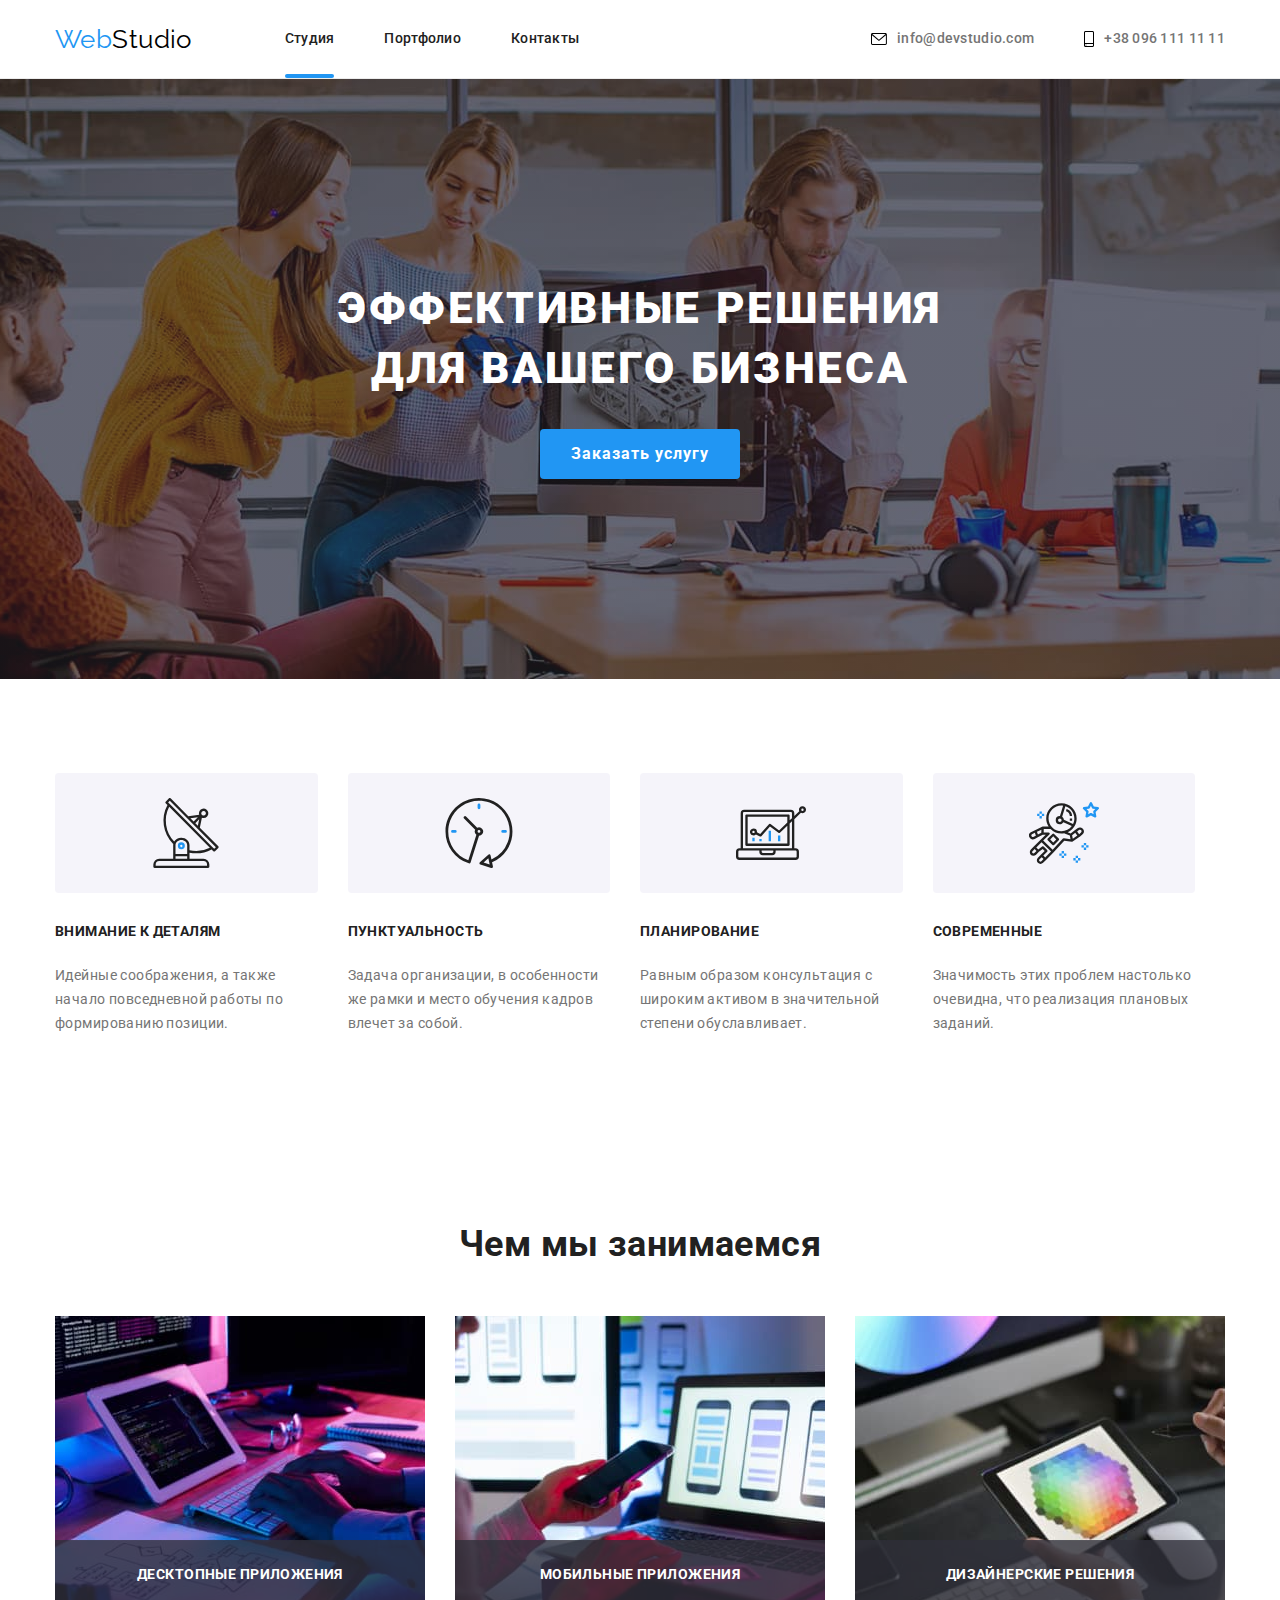
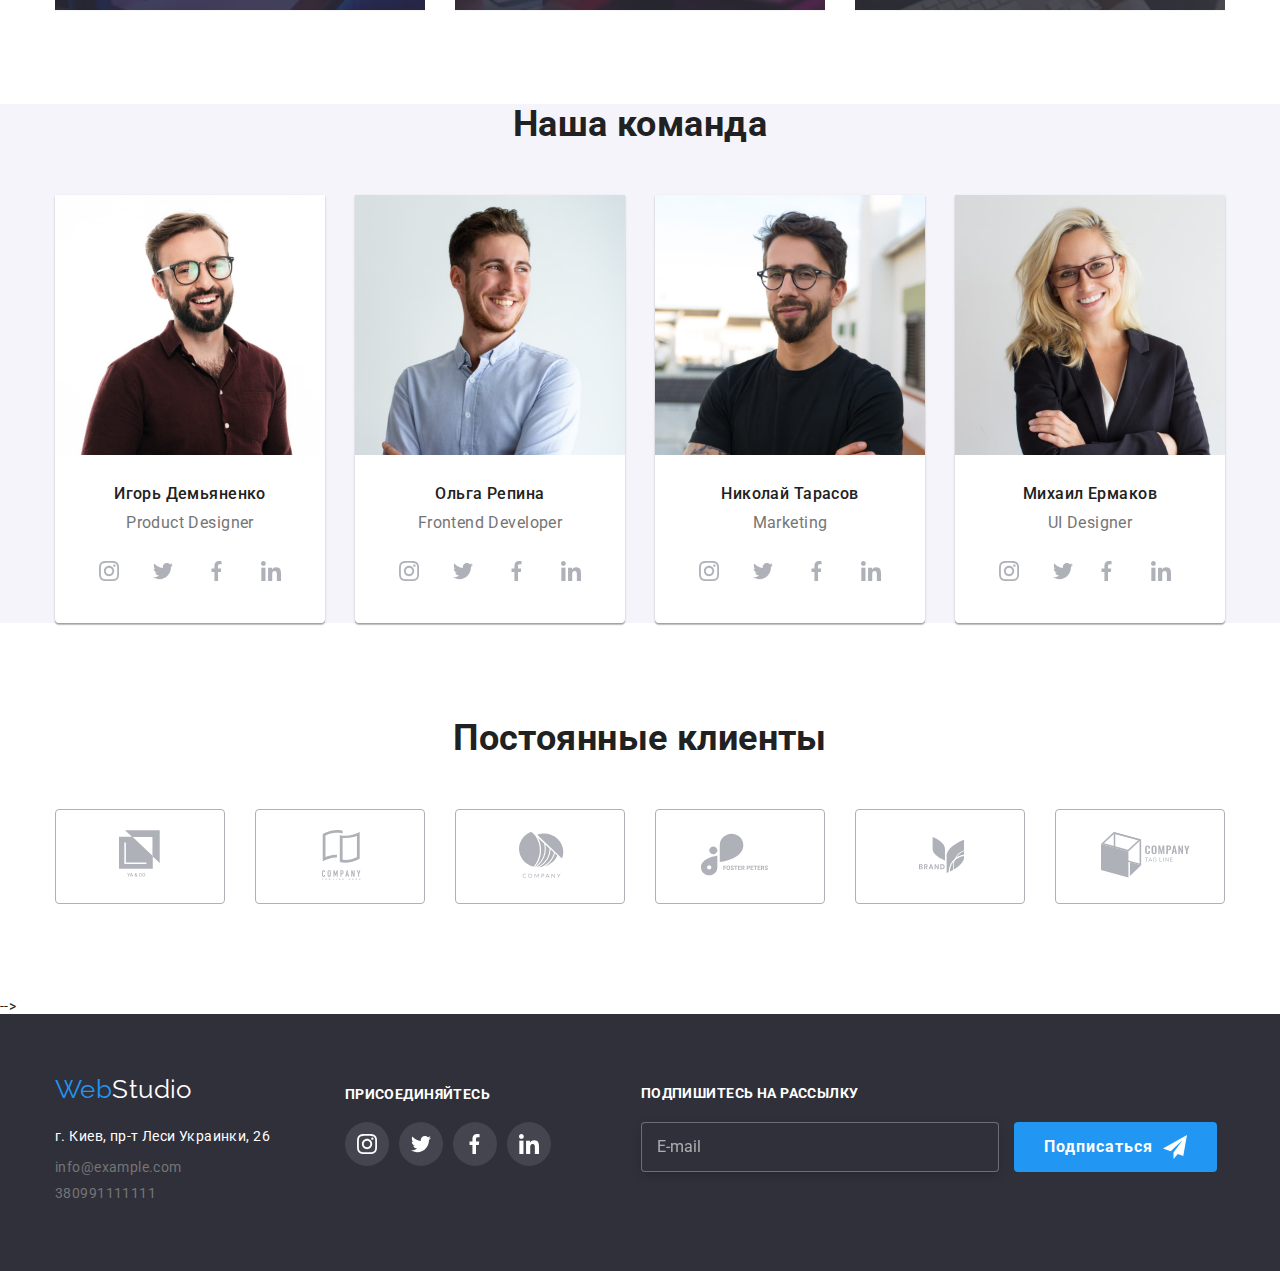
<file: index.html>
<!DOCTYPE html>
<html lang="ru">
  <head>
    <meta charset="UTF-8" />
    <meta http-equiv="X-UA-Compatible" content="IE=edge" />
    <meta name="viewport" content="width=device-width, initial-scale=1.0" />
    <link rel="preconnect" href="https://fonts.gstatic.com" />
    <link
      href="https://fonts.googleapis.com/css2?family=Raleway:wght@700&family=Roboto:wght@400;500;700;900&display=swap"
      rel="stylesheet"
    />
    <link
      rel="stylesheet"
      href="https://cdnjs.cloudflare.com/ajax/libs/modern-normalize/1.0.0/modern-normalize.css"
    />
    <link rel="stylesheet" href="./css/main.min.css" />
    <title>Web Studio</title>
  </head>
  <body>
    <!--голова-->
    <header class="header">
      <!--главаная навигация-->
      <div class="container header-container">
        <nav class="header-nav">
          <a class="logo" href="./index.html"
            ><span class="logo__name">Web</span><span>Studio</span></a
          >
          <ul class="site-nav">
            <li class="site-nav__item">
              <a class="product-link site-nav__link site-nav__link--active" href="./index.html"
                ><span class="site-nav__link--after">Студия</span></a
              >
            </li>
            <li class="site-nav__item">
              <a class="product-link site-nav__link" href="./portfolio.html">Портфолио</a>
            </li>
            <li class="site-nav__item">
              <a class="product-link site-nav__link" href="#">Контакты</a>
            </li>
          </ul>
        </nav>
        <div class="header-container header-container--left">
          <ul class="aut-nav">
            <li class="aut-nav__item">
              <a class="product-link aut-nav__link" href="mailto:info@devstudio.com"
                ><svg class="aut-nav__icon" width="16" height="12">
                  <use href="./images/symbol-defs.svg#icon-envelope"></use>
                </svg>
                info@devstudio.com</a
              >
            </li>
            <li class="aut-nav__item">
              <a class="product-link aut-nav__link" href="tell:+380961111111">
                <svg class="aut-nav__icon" width="10" height="16">
                  <use
                    href="./images/symbol-defs.svg#icon-smartphone"
                  ></use></svg
                >+38 096 111 11 11</a
              >
            </li>
          </ul>
        </div>
      </div>
    </header>

    <main>
      <section class="section-hero">
        <div class="container section-hero--size">
          <h1 class="section-hero__title">Эффективные решения для вашего бизнеса</h1>
          <button data-modal-open type="button" class="product-button">
            Заказать услугу
          </button>
        </div>
      </section>
      <section class="product-section"> 
        <div class="container">
          <h2 class="visually-hidden">Пример задач</h2>
          <ul class="task-list">
            <li class="task-list__item task-list__icon--antena">
              <h3 class="task-list__title">Внимание к деталям</h3>
              <p class="task-list__text">
                Идейные соображения, а также начало повседневной работы по
                формированию позиции.
              </p>
            </li>
            <li class="task-list__item task-list__icon--clock">
              <h3 class="task-list__title">Пунктуальность</h3>
              <p class="task-list__text">
                Задача организации, в особенности же рамки и место обучения
                кадров влечет за собой.
              </p>
            </li>
            <li class="task-list__item task-list__icon--diagram">
              <h3 class="task-list__title">Планирование</h3>
              <p class="task-list__text">
                Равным образом консультация с широким активом в значительной
                степени обуславливает.
              </p>
            </li>
            <li class="task-list__item task-list__icon--astronavt">
              <h3 class="task-list__title">Современные</h3>
              <p class="task-list__text">
                Значимость этих проблем настолько очевидна, что реализация
                плановых заданий.
              </p>
            </li>
          </ul>
        </div>
      </section>

      <section class="product-section section-features">
        <div class="container">
          <h2 class="section-features__title">Чем мы занимаемся</h2>
          <ul class="features-list">
            <li class="features-list__item">
              <img src="./images/box1.jpg" alt="Example1" width="370" />
              <p class="features-list__text">Десктопные приложения</p>
            </li>
            <li class="features-list__item">
              <img src="./images/box2.jpg" alt="Example2" width="370" />
              <p class="features-list__text">Мобильные приложения</p>
            </li>
            <li class="features-list__item">
              <img src="./images/box3.jpg" alt="Example3" width="370" />
              <p class="features-list__text">Дизайнерские решения</p>
            </li>
          </ul>
        </div>
      </section>
      <section class="section section-team">
        <div class="container">
          <h2 class="section-team__title">Наша команда</h2>
          <ul class="team-list">
            <li class="team-list__item">
              <img src="./images/img4.jpg" alt="worker1" width="270" />
              <h3 class="team-list__person">Игорь Демьяненко</h3>
              <p class="team-list__profession">Product Designer</p>
              <ul class="team-icon">
                <li class="team-icon__item">
                  <a class="team-icon__link" href="#">
                    <svg width="20" height="20">
                      <use href="./images/symbol-defs.svg#icon-instagram"></use>
                    </svg>
                  </a>
                </li>
                <li class="team-icon__item">
                  <a class="team-icon__link" href="#">
                    <svg width="20" height="20">
                      <use href="./images/symbol-defs.svg#icon-twitter"></use>
                    </svg>
                  </a>
                </li>
                <li class="team-icon__item">
                  <a class="team-icon__link" href="#">
                    <svg width="20" height="20">
                      <use href="./images/symbol-defs.svg#icon-facebook"></use>
                    </svg>
                  </a>
                </li>
                <li class="team-icon__item">
                  <a class="team-icon__link" href="#">
                    <svg width="20" height="20">
                      <use href="./images/symbol-defs.svg#icon-linkedin"></use>
                    </svg>
                  </a>
                </li>
              </ul>
            </li>

            <li class="team-list__item">
              <img src="./images/img2.jpg" alt="worker2" width="270" />
              <h3 class="team-list__person">Ольга Репина</h3>
              <p class="team-list__profession">Frontend Developer</p>
              <ul class="team-icon">
                <li class="team-icon__item">
                  <a class="team-icon__link" href="#">
                    <svg width="20" height="20">
                      <use href="./images/symbol-defs.svg#icon-instagram"></use>
                    </svg>
                  </a>
                </li>
                <li class="team-icon__item">
                  <a class="team-icon__link" href="#">
                    <svg width="20" height="20">
                      <use href="./images/symbol-defs.svg#icon-twitter"></use>
                    </svg>
                  </a>
                </li>
                <li class="team-icon__item">
                  <a class="team-icon__link" href="#">
                    <svg width="20" height="20">
                      <use href="./images/symbol-defs.svg#icon-facebook"></use>
                    </svg>
                  </a>
                </li>
                <li class="team-icon__item">
                  <a class="team-icon__link" href="#">
                    <svg width="20" height="20">
                      <use href="./images/symbol-defs.svg#icon-linkedin"></use>
                    </svg>
                  </a>
                </li>
              </ul>
            </li>

            <li class="team-list__item">
              <img src="./images/img3.jpg" alt="worker3" width="270" />
              <h3 class="team-list__person">Николай Тарасов</h3>
              <p class="team-list__profession">Marketing</p>
              <ul class="team-icon">
                <li class="team-icon__item">
                  <a class="team-icon__link" href="#">
                    <svg width="20" height="20">
                      <use href="./images/symbol-defs.svg#icon-instagram"></use>
                    </svg>
                  </a>
                </li>
                <li class="team-icon__item">
                  <a class="team-icon__link" href="#">
                    <svg width="20" height="20">
                      <use href="./images/symbol-defs.svg#icon-twitter"></use>
                    </svg>
                  </a>
                </li>
                <li class="team-icon__item">
                  <a class="team-icon__link" href="#">
                    <svg width="20" height="20">
                      <use href="./images/symbol-defs.svg#icon-facebook"></use>
                    </svg>
                  </a>
                </li>
                <li class="team-icon__item">
                  <a class="team-icon__link" href="#">
                    <svg width="20" height="20">
                      <use href="./images/symbol-defs.svg#icon-linkedin"></use>
                    </svg>
                  </a>
                </li>
              </ul>
            </li>

            <li class="team-list__item">
              <img src="./images/img1.jpg" alt="worker4" width="270" />
              <h3 class="team-list__person">Михаил Ермаков</h3>
              <p class="team-list__profession">UI Designer</p>
              <ul class="team-icon">
                <li class="team-icon__item">
                  <a class="team-icon__link" href="#">
                    <svg width="20" height="20">
                      <use href="./images/symbol-defs.svg#icon-instagram"></use>
                    </svg>
                  </a>
                </li>
                <li class="item-icon">
                  <a class="team-icon__link" href="#">
                    <svg width="20" height="20">
                      <use href="./images/symbol-defs.svg#icon-twitter"></use>
                    </svg>
                  </a>
                </li>
                <li class="team-icon__item">
                  <a class="team-icon__link" href="#">
                    <svg width="20" height="20">
                      <use href="./images/symbol-defs.svg#icon-facebook"></use>
                    </svg>
                  </a>
                </li>
                <li class="team-icon__item">
                  <a class="team-icon__link" href="#">
                    <svg width="20" height="20">
                      <use href="./images/symbol-defs.svg#icon-linkedin"></use>
                    </svg>
                  </a>
                </li>
              </ul>
            </li>
          </ul>
        </div>
      </section>
      <section class="product-section section-clients">
        <div class="container">
          <h2 class="section-clients__title">Постоянные клиенты</h2>
          <ul class="constant-clients">
            <li class="constant-clients__item">
              <a class="constant-clients__link" href="">
                <svg width="45" height="50">
                  <use href="./images/symbol-defs.svg#icon-logo1"></use>
                </svg>
              </a>
            </li>
            <li class="constant-clients__item">
              <a class="constant-clients__link" href="">
                <svg width="45" height="50">
                  <use href="./images/symbol-defs.svg#icon-logo2"></use>
                </svg>
              </a>
            </li>
            <li class="constant-clients__item">
              <a class="constant-clients__link" href="">
                <svg width="45" height="50">
                  <use href="./images/symbol-defs.svg#icon-logo3"></use>
                </svg>
              </a>
            </li>
            <li class="constant-clients__item">
              <a class="constant-clients__link constant-clients__link--padding" href="">
                <svg width="80" height="50">
                  <use href="./images/symbol-defs.svg#icon-logo4"></use>
                </svg>
              </a>
            </li>
            <li class="constant-clients__item">
              <a class="constant-clients__link" href=""
                ><svg width="45" height="50">
                  <use href="./images/symbol-defs.svg#icon-logo5"></use>
                </svg>
              </a>
            </li>
            <li class="constant-clients__item">
              <a class="constant-clients__link constant-clients__link--padding" href="">
                <svg width="89" height="50">
                  <use href="./images/symbol-defs.svg#icon-logo6"></use>
                </svg>
              </a>
            </li>
          </ul>
        </div>
      </section>
    </main> -->

    <!--подвал-->
    <footer class="footer">
      <div class="container footer-container">
        <div>
          <a class="logo" href="./index.html"
            ><span class="logo__name">Web</span><span class="logo__name--color">Studio</span></a
          >
          <address class="footer__address">
            <p class="footer__text">г. Киев, пр-т Леси Украинки, 26</p>
          </address>
          <ul class="footer-list">
            <li>
              <a class="product-link footer-list__nav" href="mailto:info@example.com"
                >info@example.com</a
              >
            </li>
            <li>
              <a class="product-link footer-list__nav" href="tel:+380991111111"
                >380991111111</a
              >
            </li>
          </ul>
        </div>
        <div class="footer-join">
          <h2 class="footer-join__title">присоединяйтесь</h2>
          <ul class="footer-icon">
            <li class="footer-icon__item">
              <a class="footer-icon__link" href="#">
                <svg width="20" height="20">
                  <use href="./images/symbol-defs.svg#icon-instagram"></use>
                </svg>
              </a>
            </li>
            <li class="footer-icon__item">
              <a class="footer-icon__link" href="#">
                <svg width="20" height="20">
                  <use href="./images/symbol-defs.svg#icon-twitter"></use>
                </svg>
              </a>
            </li>
            <li class="footer-icon__item">
              <a class="footer-icon__link" href="#">
                <svg width="20" height="20">
                  <use href="./images/symbol-defs.svg#icon-facebook"></use>
                </svg>
              </a>
            </li>
            <li class="footer-icon__item">
              <a class="footer-icon__link" href="#">
                <svg width="20" height="20">
                  <use href="./images/symbol-defs.svg#icon-linkedin"></use>
                </svg>
              </a>
            </li>
          </ul>
        </div>
        <div class="footer-input">
          <b class="footer-input__text">Подпишитесь на рассылку</b>
          <form name="email" class="form-footer">
            <input
              class="form-footer__mail"
              type="text"
              placeholder="E-mail"
              name="email"
              autocomplete="off"
            />
             <button type="submit" class="product-button form-footer__button">
            Подписаться
            <svg class="form-footer__icon" width="24" height="24">
              <use href="./images/symbol-defs.svg#icon-send"></use>
            </svg>
          </button>
          </form>
         
        </div>
      </div>
    </footer>
    <div class="backdrop is-hidden" data-modal>
      <div class="modal">
        <h2 class="modal__title">Оставьте свои данные, мы вам перезвоним</h2>
        <form name="name" class="form-modal">
          <label for="name" class="form-modal__label"
            >Имя
            <input
              type="text"
              name="name"
              class="form-modal__group"
              id="name"
              autocomplete="off"
            />
            <svg class="form-modal__icon" width="18" height="18">
              <use href="./images/symbol-defs.svg#icon-person-black"></use>
            </svg>
          </label>
          <label for="tel" class="form-modal__label"
            >Телефон
            <input
              type="tel"
              name="tel"
              class="form-modal__group"
              id="tel"
              autocomplete="off"
            />
            <svg class="form-modal__icon" width="18" height="18">
              <use href="./images/symbol-defs.svg#icon-phone-black"></use>
            </svg>
          </label>

          <label for="email" class="form-modal__label"
            >Почта
            <input
              type="email"
              name="email"
              class="form-modal__group"
              id="email"
              autocomplete="off"
            />
            <svg class="form-modal__icon" width="18" height="18">
              <use href="./images/symbol-defs.svg#icon-email-black"></use>
            </svg>
          </label>

          <label for="textarea" class="form-modal__label">Комментарий</label>
          <textarea
            name="textarea"
            rows="5"
            placeholder="Введите текст"
            class="form-modal__group form-modal__group--size"
            id="textarea"
          ></textarea>
          <label class="form-modal__condition">
            <input type="checkbox" name="condition" value="condition" class="form-modal__checkbox visually-hidden"/>
            <span class="form-modal__icon-checkbox"></span>
            Соглашаюсь с рассылкой и принимаю
            <a href="#" class="form-modal__link">Условия договора</a>
          </label>
          <button type="submit" class="product-button form-modal__button">Отправить</button>
        </form>
        <button data-modal-close class="modal__close">
          <svg class="modal__icon" width="18" height="18">
            <use href="./images/symbol-defs.svg#icon-close"></use>
          </svg>
        </button>
      </div>
    </div>
    <script src="./js/modal.js"></script> 
  </body>
</html>
</file>
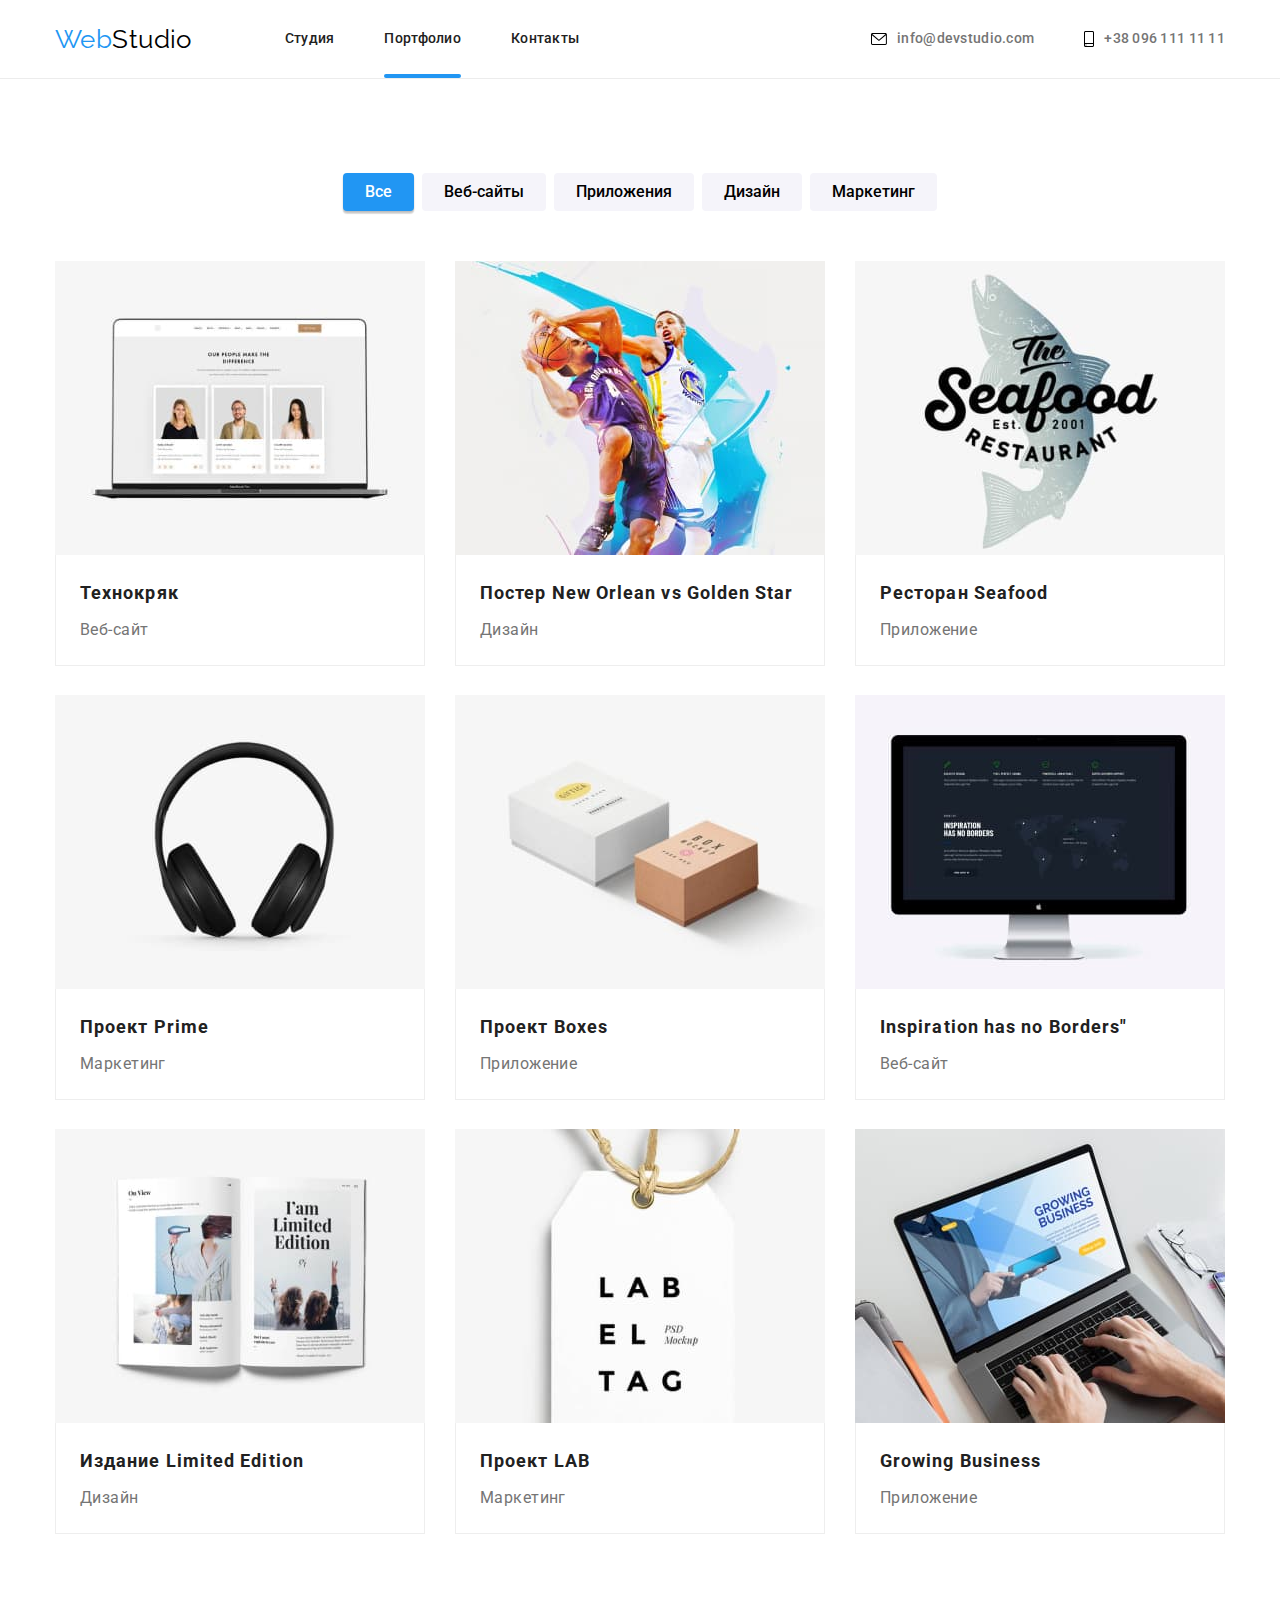
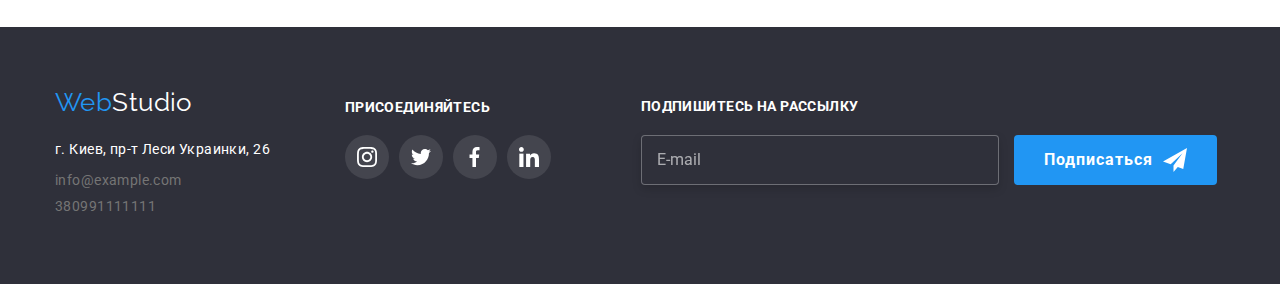
<file: portfolio.html>
<!DOCTYPE html>
<html lang="ru">
  <head>
    <meta charset="UTF-8" />
    <meta http-equiv="X-UA-Compatible" content="IE=edge" />
    <meta name="viewport" content="width=device-width, initial-scale=1.0" />
    <link rel="preconnect" href="https://fonts.gstatic.com" />
    <link
      href="https://fonts.googleapis.com/css2?family=Raleway:wght@700&family=Roboto:wght@400;500;700;900&display=swap"
      rel="stylesheet"
    />
    <link
      rel="stylesheet"
      href="https://cdnjs.cloudflare.com/ajax/libs/modern-normalize/1.0.0/modern-normalize.css"
    />
    <link rel="stylesheet" href="./css/main.min.css" />
    <title>Web Studio</title>
  </head>
  <body>
    <!--голова-->
     <header class="header">
      <!--главаная навигация-->
      <div class="container header-container">
        <nav class="header-nav">
          <a class="logo" href="./index.html"
            ><span class="logo__name">Web</span><span>Studio</span></a
          >
          <ul class="site-nav">
            <li class="site-nav__item">
              <a class="product-link site-nav__link site-nav__link--active" href="./index.html"
                >Студия</a
              >
            </li>
            <li class="site-nav__item">
              <a class="product-link site-nav__link" href="./portfolio.html"><span class="site-nav__link--after">Портфолио</span></a>
            </li>
            <li class="site-nav__item">
              <a class="product-link site-nav__link" href="#">Контакты</a>
            </li>
          </ul>
        </nav>
        <div class="header-container header-container--left">
          <ul class="aut-nav">
            <li class="aut-nav__item">
              <a class="product-link aut-nav__link" href="mailto:info@devstudio.com"
                ><svg class="aut-nav__icon" width="16" height="12">
                  <use href="./images/symbol-defs.svg#icon-envelope"></use>
                </svg>
                info@devstudio.com</a
              >
            </li>
            <li class="aut-nav__item">
              <a class="product-link aut-nav__link" href="tell:+380961111111">
                <svg class="aut-nav__icon" width="10" height="16">
                  <use
                    href="./images/symbol-defs.svg#icon-smartphone"
                  ></use></svg
                >+38 096 111 11 11</a
              >
            </li>
          </ul>
        </div>
      </div>
    </header>
    <main>
      <section class="product-section section-works">
        <div class="container">
          <h1 class="visually-hidden">Example work</h1>
          <ul class="list-works">
            <li class="list-works__item">
              <button class="list-works__button list-works__button--color" type="button">Все</button>
            </li>
            <li class="list-works__item">
              <button class="list-works__button" type="button">Веб-сайты</button>
            </li>
            <li class="list-works__item">
              <button class="list-works__button" type="button">Приложения</button>
            </li>
            <li class="list-works__item">
              <button class="list-works__button" type="button">Дизайн</button>
            </li>
            <li class="list-works__item">
              <button class="list-works__button" type="button">Маркетинг</button>
            </li>
          </ul>

          <ul class="list-cards">
            <li class="list-cards__item">
              <a class="list-cards__link" href="#">
                <div class="list-cards__image--position">
                  <img
                    src="./images/example-work/img1.jpg"
                    alt="Технокряк"
                    width="370"
                    height="294"
                  />
                  <p class="list-cards__text">
                    Технокряк это современная площадка распространения
                    коронавируса. Компании используют эту платформу для
                    цифрового шпионажа и атак на защищённые сервера конкурентов.
                  </p>
                </div>
                <div class="list-cards__image">
                  <h2 class="list-cards__title">Технокряк</h2>
                  <p class="list-cards__subtitle">Веб-сайт</p>
                </div>
              </a>
            </li>
            <li class="list-cards__item">
              <a class="list-cards__link" href="#">
                <div class="list-cards__image--position">
                  <img
                    src="./images/example-work/img2.jpg"
                    alt="Постер"
                    width="370"
                    height="294"
                  />
                  <p class="list-cards__text">
                    Технокряк это современная площадка распространения
                    коронавируса. Компании используют эту платформу для
                    цифрового шпионажа и атак на защищённые сервера конкурентов.
                  </p>
                </div>
                <div class="list-cards__image">
                  <h2 class="list-cards__title">Постер New Orlean vs Golden Star</h2>
                  <p class="list-cards__subtitle">Дизайн</p>
                </div>
              </a>
            </li>
            <li class="list-cards__item">
              <a class="list-cards__link" href="#">
                <div class="list-cards__image--position">
                  <img
                    src="./images/example-work/img3.jpg"
                    alt="Ресторан"
                    width="370"
                    height="294"
                  />
                  <p class="list-cards__text">
                    Технокряк это современная площадка распространения
                    коронавируса. Компании используют эту платформу для
                    цифрового шпионажа и атак на защищённые сервера конкурентов.
                  </p>
                </div>
                <div class="list-cards__image">
                  <h2 class="list-cards__title">Ресторан Seafood</h2>
                  <p class="list-cards__subtitle">Приложение</p>
                </div>
              </a>
            </li>
            <li class="list-cards__item">
              <a class="list-cards__link" href="#">
                <div class="list-cards__image--position">
                  <img
                    src="./images/example-work/img4.jpg"
                    alt="Проект Prime"
                    width="370"
                    height="294"
                  />
                  <p class="list-cards__text">
                    Технокряк это современная площадка распространения
                    коронавируса. Компании используют эту платформу для
                    цифрового шпионажа и атак на защищённые сервера конкурентов.
                  </p>
                </div>
                <div class="list-cards__image">
                  <h2 class="list-cards__title">Проект Prime</h2>
                  <p class="list-cards__subtitle">Маркетинг</p>
                </div>
              </a>
            </li>
            <li class="list-cards__item">
              <a class="list-cards__link" href="#">
                <div class="list-cards__image--position">
                  <img
                    src="./images/example-work/img5.jpg"
                    alt="Проект boxes"
                    width="370"
                    height="294"
                  />
                  <p class="list-cards__text">
                    Технокряк это современная площадка распространения
                    коронавируса. Компании используют эту платформу для
                    цифрового шпионажа и атак на защищённые сервера конкурентов.
                  </p>
                </div>
                <div class="list-cards__image">
                  <h2 class="list-cards__title">Проект Boxes</h2>
                  <p class="list-cards__subtitle">Приложение</p>
                </div>
              </a>
            </li>
            <li class="list-cards__item">
              <a class="list-cards__link" href="#">
                <div class="list-cards__image--position">
                  <img
                    src="./images/example-work/img6.jpg"
                    alt="Inspiration has no Borders"
                    width="370"
                    height="294"
                  />
                  <p class="list-cards__text">
                    Технокряк это современная площадка распространения
                    коронавируса. Компании используют эту платформу для
                    цифрового шпионажа и атак на защищённые сервера конкурентов.
                  </p>
                </div>
                <div class="list-cards__image">
                  <h2 class="list-cards__title">Inspiration has no Borders"</h2>
                  <p class="list-cards__subtitle">Веб-сайт</p>
                </div>
              </a>
            </li>
            <li class="list-cards__item">
              <a class="list-cards__link" href="#">
                <div class="list-cards__image--position">
                  <img
                    src="./images/example-work/img7.jpg"
                    alt="Издание Limited Edition"
                    width="370"
                    height="294"
                  />
                  <p class="list-cards__text">
                    Технокряк это современная площадка распространения
                    коронавируса. Компании используют эту платформу для
                    цифрового шпионажа и атак на защищённые сервера конкурентов.
                  </p>
                </div>
                <div class="list-cards__image">
                  <h2 class="list-cards__title">Издание Limited Edition</h2>
                  <p class="list-cards__subtitle">Дизайн</p>
                </div>
              </a>
            </li>
            <li class="list-cards__item">
              <a class="list-cards__link" href="#">
                <div class="list-cards__image--position">
                  <img
                    src="./images/example-work/img8.jpg"
                    alt="Проект LAB"
                    width="370"
                    height="294"
                  />
                  <p class="list-cards__text">
                    Технокряк это современная площадка распространения
                    коронавируса. Компании используют эту платформу для
                    цифрового шпионажа и атак на защищённые сервера конкурентов.
                  </p>
                </div>
                <div class="list-cards__image">
                  <h2 class="list-cards__title">Проект LAB</h2>
                  <p class="list-cards__subtitle">Маркетинг</p>
                </div>
              </a>
            </li>
            <li class="list-cards__item">
              <a class="list-cards__link" href="#">
                <div class="list-cards__image--position">
                  <img
                    src="./images/example-work/img9.jpg"
                    alt="Growing Business"
                    width="370"
                    height="294"
                  />
                  <p class="list-cards__text">
                    Технокряк это современная площадка распространения
                    коронавируса. Компании используют эту платформу для
                    цифрового шпионажа и атак на защищённые сервера конкурентов.
                  </p>
                </div>
                <div class="list-cards__image">
                  <h2 class="list-cards__title">Growing Business</h2>
                  <p class="list-cards__subtitle">Приложение</p>
                </div>
              </a>
            </li>
          </ul>
        </div>
      </section>
    </main>

    <!--подвал-->
    <footer class="footer">
      <div class="container footer-container">
        <div>
          <a class="logo" href="./index.html"
            ><span class="logo__name">Web</span><span class="logo__name--color">Studio</span></a
          >
          <address class="footer__address">
            <p class="footer__text">г. Киев, пр-т Леси Украинки, 26</p>
          </address>
          <ul class="footer-list">
            <li>
              <a class="product-link footer-list__nav" href="mailto:info@example.com"
                >info@example.com</a
              >
            </li>
            <li>
              <a class="product-link footer-list__nav" href="tel:+380991111111"
                >380991111111</a
              >
            </li>
          </ul>
        </div>
        <div class="footer-join">
          <h2 class="footer-join__title">присоединяйтесь</h2>
          <ul class="footer-icon">
            <li class="footer-icon__item">
              <a class="footer-icon__link" href="#">
                <svg width="20" height="20">
                  <use href="./images/symbol-defs.svg#icon-instagram"></use>
                </svg>
              </a>
            </li>
            <li class="footer-icon__item">
              <a class="footer-icon__link" href="#">
                <svg width="20" height="20">
                  <use href="./images/symbol-defs.svg#icon-twitter"></use>
                </svg>
              </a>
            </li>
            <li class="footer-icon__item">
              <a class="footer-icon__link" href="#">
                <svg width="20" height="20">
                  <use href="./images/symbol-defs.svg#icon-facebook"></use>
                </svg>
              </a>
            </li>
            <li class="footer-icon__item">
              <a class="footer-icon__link" href="#">
                <svg width="20" height="20">
                  <use href="./images/symbol-defs.svg#icon-linkedin"></use>
                </svg>
              </a>
            </li>
          </ul>
        </div>
        <div class="footer-input">
          <b class="footer-input__text">Подпишитесь на рассылку</b>
          <form name="email" class="form-footer">
            <input
              class="form-footer__mail"
              type="text"
              placeholder="E-mail"
              name="email"
              autocomplete="off"
            />
             <button type="submit" class="product-button form-footer__button">
            Подписаться
            <svg class="form-footer__icon" width="24" height="24">
              <use href="./images/symbol-defs.svg#icon-send"></use>
            </svg>
          </button>
          </form>
         
        </div>
      </div>
    </footer>
  </body>
</html>
</file>
<file: css/main.min.css>
:root{--pr-text-color: #757575;--pr-wht-color: #ffffff;--pr-title-color: #212121;--accent-color: #2196f3;--secondary-bg-cl: #2f303a;--pr-bg-cl: #ffffff;--icon-bg-cl: #f5f4fa;--icon-cl-pr: #afb1b8;--primary-font: Roboto, sans-serif;--cubik: cubic-bezier(0.4, 0, 0.2, 1)}ul,p,h1,h2,h3{margin:0;padding:0;list-style:none}img{display:block}body{font-family:var(--primary-font);background-color:var(--pr-bg-cl);letter-spacing:0.03em;font-size:14px;color:var(--pr-title-color)}.product-section{padding-top:94px;padding-bottom:94px}.product-link{text-decoration:none;color:inherit;-webkit-transition:color 250ms var(--cubik);transition:color 250ms var(--cubik)}.product-link:hover,.product-link:focus{color:var(--accent-color)}.container{width:1200px;margin-left:auto;margin-right:auto;padding-left:15px;padding-right:15px}.visually-hidden{position:absolute !important;clip:rect(1px 1px 1px 1px);clip:rect(1px, 1px, 1px, 1px);padding:0 !important;border:0 !important;height:1px !important;width:1px !important;overflow:hidden}.logo{font-family:Raleway, sans-serif;font-size:26px;line-height:1.19;text-decoration:none;display:inline-block;margin-right:93px;color:#000000}.logo__name{color:var(--accent-color)}.logo__name--color{color:var(--pr-wht-color)}.header{border-bottom:1px solid #ececec}.header-nav{display:-webkit-box;display:-ms-flexbox;display:flex;-webkit-box-align:center;-ms-flex-align:center;align-items:center}.header-container{display:-webkit-box;display:-ms-flexbox;display:flex}.header-container--left{margin-left:auto}.site-nav{display:-webkit-box;display:-ms-flexbox;display:flex}.site-nav__item{margin-right:50px}.site-nav__link{position:relative;font-weight:500;font-size:14px;line-height:1.14;letter-spacing:0.02em;display:block;padding-top:31px;padding-bottom:31px}.site-nav__link--after::after{position:absolute;content:'';background:#2196f3;border-radius:2px;width:100%;height:4px;bottom:0;left:0}.aut-nav{display:-webkit-box;display:-ms-flexbox;display:flex;-ms-flex-wrap:wrap;flex-wrap:wrap;-webkit-box-align:center;-ms-flex-align:center;align-items:center}.aut-nav__item:not(:last-child){margin-right:50px}.aut-nav__icon{margin-right:10px}.aut-nav__link{display:-webkit-box;display:-ms-flexbox;display:flex;-webkit-box-align:center;-ms-flex-align:center;align-items:center;font-weight:500;font-size:14px;line-height:1.14;letter-spacing:0.02em;color:var(--pr-text-color);padding-top:31px;padding-bottom:31px;-webkit-transition:color 250ms var(--cubik);transition:color 250ms var(--cubik)}.aut-nav__link:hover,.aut-nav__link:focus{fill:var(--accent-color)}.section-hero{background-color:var(--secondary-bg-cl);background-image:-webkit-gradient(linear, left top, right top, from(rgba(47,48,58,0.4)), to(rgba(47,48,58,0.4))),url(../images/hero.jpg);background-image:linear-gradient(to right, rgba(47,48,58,0.4), rgba(47,48,58,0.4)),url(../images/hero.jpg);text-align:center;margin-left:auto;margin-right:auto;height:600px;max-width:1600px;background-position:center;background-repeat:no-repeat}.section-hero__title{font-weight:900;font-size:44px;line-height:1.36;letter-spacing:0.06em;text-align:center;text-transform:uppercase;color:var(--pr-wht-color);margin:0;margin-bottom:30px;padding-top:200px}.section-hero--size{height:600px;max-width:696px}.product-button{border-radius:4px;font-size:16px;cursor:pointer;border:0;font-weight:700;line-height:1.87;text-align:center;letter-spacing:0.06em;background-color:var(--accent-color);color:var(--pr-wht-color);padding:10px 30px;min-width:200px;max-height:50px;-webkit-transition:color 250ms var(--cubik),background-color 250ms var(--cubik),-webkit-box-shadow 250ms var(--cubik);transition:color 250ms var(--cubik),background-color 250ms var(--cubik),-webkit-box-shadow 250ms var(--cubik);transition:color 250ms var(--cubik),background-color 250ms var(--cubik),box-shadow 250ms var(--cubik);transition:color 250ms var(--cubik),background-color 250ms var(--cubik),box-shadow 250ms var(--cubik),-webkit-box-shadow 250ms var(--cubik)}.product-button:hover,.product-button:focus{color:var(--pr-wht-color);background-color:var(--accent-color);-webkit-box-shadow:0px 3px 1px rgba(0,0,0,0.1),0px 1px 2px rgba(0,0,0,0.08),0px 2px 2px rgba(0,0,0,0.12);box-shadow:0px 3px 1px rgba(0,0,0,0.1),0px 1px 2px rgba(0,0,0,0.08),0px 2px 2px rgba(0,0,0,0.12)}.task-list{display:-webkit-box;display:-ms-flexbox;display:flex;-ms-flex-wrap:wrap;flex-wrap:wrap}.task-list__item{-ms-flex-preferred-size:calc((100% - 30px * 4) / 4);flex-basis:calc((100% - 30px * 4) / 4)}.task-list__item:not(:last-child){margin-right:30px}.task-list__title{font-weight:700;font-size:14px;line-height:16px;text-transform:uppercase;margin:0;padding-bottom:25px}.task-list__text{font-size:14px;line-height:1.71;color:var(--pr-text-color);margin:0;padding:0}.task-list__icon--antena::before,.task-list__icon--clock::before,.task-list__icon--diagram::before,.task-list__icon--astronavt::before{content:'';background:var(--icon-bg-cl);border-radius:4px;background-position:center;background-repeat:no-repeat;display:block;height:120px;margin-bottom:30px}.task-list__icon--antena::before{background-image:url(../images/icon.svg/antenna.svg)}.task-list__icon--clock::before{background-image:url(../images/icon.svg/clock.svg)}.task-list__icon--diagram::before{background-image:url(../images/icon.svg/diagram.svg)}.task-list__icon--astronavt::before{background-image:url(../images/icon.svg/astronaut.svg)}.section-features__title{font-weight:700;font-size:36px;line-height:1.16;text-align:center;margin:0;margin-bottom:50px}.features-list{display:-webkit-box;display:-ms-flexbox;display:flex;-ms-flex-wrap:wrap;flex-wrap:wrap;-ms-flex-preferred-size:calc((100% - 30px * 3) / 3);flex-basis:calc((100% - 30px * 3) / 3)}.features-list__item{position:relative}.features-list__item:not(:last-child){margin-right:30px}.features-list__text{position:absolute;left:50%;-webkit-transform:translate(-50%, -100%);transform:translate(-50%, -100%);padding-top:27px;padding-bottom:27px;width:100%;text-align:center;font-weight:700;font-size:14px;line-height:1.14;letter-spacing:0.03em;text-transform:uppercase;color:var(--pr-wht-color);background:rgba(47,48,58,0.8)}.section-team{background-color:var(--icon-bg-cl)}.section-team__title{font-weight:700;font-size:36px;line-height:1.16;text-align:center;margin:0;padding-bottom:50px}.team-list{display:-webkit-box;display:-ms-flexbox;display:flex;-ms-flex-wrap:wrap;flex-wrap:wrap;-ms-flex-preferred-size:calc((100% - 30px * 4) / 4);flex-basis:calc((100% - 30px * 4) / 4)}.team-list__item{background-color:var(--pr-wht-color);border-radius:0px 0px 4px 4px;-webkit-box-shadow:0px 1px 3px rgba(0,0,0,0.12),0px 1px 1px rgba(0,0,0,0.14),0px 2px 1px rgba(0,0,0,0.2);box-shadow:0px 1px 3px rgba(0,0,0,0.12),0px 1px 1px rgba(0,0,0,0.14),0px 2px 1px rgba(0,0,0,0.2)}.team-list__item:not(:last-child){margin-right:30px}.team-list__person{font-weight:500;font-size:16px;line-height:1.18;margin:0;padding-top:30px;padding-bottom:10px;text-align:center}.team-list__profession{font-size:16px;line-height:1.18;color:var(--pr-text-color);margin:0;text-align:center;padding-bottom:16px}.team-icon{display:-webkit-box;display:-ms-flexbox;display:flex;-ms-flex-wrap:wrap;flex-wrap:wrap;-webkit-box-align:center;-ms-flex-align:center;align-items:center;margin-left:32px;margin-bottom:30px}.team-icon__item:not(:last-child){margin-right:10px}.team-icon__link{display:-webkit-box;display:-ms-flexbox;display:flex;-webkit-box-align:center;-ms-flex-align:center;align-items:center;width:44px;padding:12px 12px;border-radius:50%;fill:var(--icon-cl-pr);-webkit-transition:background-color 250ms var(--cubik),fill 250ms var(--cubik);transition:background-color 250ms var(--cubik),fill 250ms var(--cubik)}.team-icon__link:hover,.team-icon__link:focus{background-color:var(--accent-color);fill:var(--pr-wht-color)}.section-clients__title{font-weight:700px;font-size:36px;line-height:42px;text-align:center;color:var(--pr-title-color);margin-top:0;margin-bottom:50px}.constant-clients{display:-webkit-box;display:-ms-flexbox;display:flex;-ms-flex-wrap:wrap;flex-wrap:wrap;-ms-flex-preferred-size:calc((100% - 30px * 6) / 6);flex-basis:calc((100% - 30px * 6) / 6);-webkit-box-align:center;-ms-flex-align:center;align-items:center}.constant-clients__item:not(:last-child){margin-right:30px}.constant-clients__link{display:block;width:170px;padding:20px 63px;border:1px solid var(--icon-cl-pr);border-radius:4px;fill:var(--icon-cl-pr);-webkit-transition:fill 250ms var(--cubik),border 250ms var(--cubik);transition:fill 250ms var(--cubik),border 250ms var(--cubik)}.constant-clients__link:hover,.constant-clients__link:focus{fill:var(--accent-color);border:1px solid var(--accent-color)}.constant-clients__link--padding{padding:20px 45px}.footer{background-color:var(--secondary-bg-cl);padding-top:60px}.footer-container{display:-webkit-box;display:-ms-flexbox;display:flex;-ms-flex-wrap:wrap;flex-wrap:wrap}.footer__address{font-style:inherit;font-size:14px;line-height:1.71;color:var(--pr-wht-color)}.footer__text{padding-top:20px;padding-bottom:10px}.footer-list{padding-bottom:60px}.footer-list__nav{color:var(--pr-text-color);margin:0;padding-bottom:10px;display:inline-block;padding-left:0}.footer-join{margin-left:60px}.footer-join__title{font-weight:700;font-size:14px;line-height:16px;text-transform:uppercase;color:var(--pr-wht-color);margin-top:0;margin-bottom:20px;padding-top:12px}.footer-icon{display:-webkit-box;display:-ms-flexbox;display:flex;-ms-flex-wrap:wrap;flex-wrap:wrap;-webkit-box-align:center;-ms-flex-align:center;align-items:center}.footer-icon__item:not(:last-child){margin-right:10px}.footer-icon__link{display:-webkit-box;display:-ms-flexbox;display:flex;-webkit-box-align:center;-ms-flex-align:center;align-items:center;width:44px;padding:12px 12px;border-radius:50%;fill:var(--pr-wht-color);background:rgba(255,255,255,0.1);-webkit-transition:background-color 250ms var(--cubik);transition:background-color 250ms var(--cubik)}.footer-icon__link:hover,.footer-icon__link:focus{background-color:var(--accent-color)}.footer-input{margin-left:90px}.footer-input__text{display:block;padding-top:12px;font-weight:700;font-size:14px;line-height:1.14;text-transform:uppercase;color:var(--pr-wht-color);margin-bottom:20px}.form-footer{display:inline-block}.form-footer__button{display:-webkit-inline-box;display:-ms-inline-flexbox;display:inline-flex;-webkit-box-align:center;-ms-flex-align:center;align-items:center;margin-left:12px}.form-footer__icon{fill:var(--pr-wht-color);margin-left:10px}.form-footer__mail{border:1px solid rgba(255,255,255,0.3);border-radius:4px;-webkit-filter:drop-shadow(0px 4px 4px rgba(0,0,0,0.15));filter:drop-shadow(0px 4px 4px rgba(0,0,0,0.15));background:var(--secondary-bg-cl);width:358px;height:50px;-webkit-transition:color 250ms var(--cubik);transition:color 250ms var(--cubik);padding-left:15px}.form-footer__mail::-webkit-input-placeholder{font-size:16px;line-height:1.25;color:rgba(255,255,255,0.6)}.form-footer__mail:-ms-input-placeholder{font-size:16px;line-height:1.25;color:rgba(255,255,255,0.6)}.form-footer__mail::-ms-input-placeholder{font-size:16px;line-height:1.25;color:rgba(255,255,255,0.6)}.form-footer__mail::placeholder{font-size:16px;line-height:1.25;color:rgba(255,255,255,0.6)}.form-footer__mail:focus{color:var(--pr-wht-color)}.backdrop{position:fixed;top:0;left:0;width:100%;height:100%;background-color:rgba(0,0,0,0.2);opacity:1;-webkit-transition:opacity 250ms var(--cubik);transition:opacity 250ms var(--cubik)}.backdrop.is-hidden{visibility:hidden;opacity:0;pointer-events:none}.modal{position:absolute;top:10%;left:50%;-webkit-transform:translate(-50%);transform:translate(-50%);-webkit-transition:opacity 250ms var(--cubik),visibility 250ms var(--cubik),-webkit-box-shadow 250ms var(--cubik);transition:opacity 250ms var(--cubik),visibility 250ms var(--cubik),-webkit-box-shadow 250ms var(--cubik);transition:opacity 250ms var(--cubik),visibility 250ms var(--cubik),box-shadow 250ms var(--cubik);transition:opacity 250ms var(--cubik),visibility 250ms var(--cubik),box-shadow 250ms var(--cubik),-webkit-box-shadow 250ms var(--cubik);min-width:520px;min-height:580px;background-color:var(--pr-wht-color);-webkit-box-shadow:0px 1px 3px rgba(0,0,0,0.12),0px 1px 1px rgba(0,0,0,0.14),0px 2px 1px rgba(0,0,0,0.2);box-shadow:0px 1px 3px rgba(0,0,0,0.12),0px 1px 1px rgba(0,0,0,0.14),0px 2px 1px rgba(0,0,0,0.2);border-radius:4px}.modal__title{margin-top:40px;margin-bottom:30px;font-weight:700;font-size:20px;line-height:1.15;text-align:center;color:var(--pr-title-color)}.modal__close{position:absolute;right:14px;top:14px;width:30px;height:30px;border:1px solid rgba(0,0,0,0.1);border-radius:50%;background-color:var(--pr-wht-color);cursor:pointer}.modal__icon{position:absolute;top:6px;right:5px;-webkit-transition:fill 250ms var(--cubik);transition:fill 250ms var(--cubik)}.modal__icon:hover{fill:var(--accent-color)}.form-modal{width:428px;margin-left:auto;margin-right:auto}.form-modal__label{position:relative;font-size:12px;line-height:1.16;letter-spacing:0.01em;color:var(--pr-text-color);margin-bottom:4px}.form-modal__link{color:var(--accent-color);margin-left:3px}.form-modal__group{display:block;width:100%;height:40px;border:1px solid rgba(33,33,33,0.2);border-radius:4px;margin-bottom:10px;padding-left:40px;-webkit-transition:border-color 250ms cubic-bezier(0.4, 0, 0.2, 1);transition:border-color 250ms cubic-bezier(0.4, 0, 0.2, 1)}.form-modal__group:focus{border-color:var(--accent-color);cursor:pointer;outline:none}.form-modal__group:focus+.form-modal__icon{fill:var(--accent-color)}.form-modal__group--size{width:448px;height:120px;border:1px solid rgba(33,33,33,0.2);border-radius:4px;padding-top:12px;padding-left:16px}.form-modal__group--size::-webkit-input-placeholder{font-size:12px;line-height:1.16;letter-spacing:0.01em;color:rgba(117,117,117,0.5)}.form-modal__group--size:-ms-input-placeholder{font-size:12px;line-height:1.16;letter-spacing:0.01em;color:rgba(117,117,117,0.5)}.form-modal__group--size::-ms-input-placeholder{font-size:12px;line-height:1.16;letter-spacing:0.01em;color:rgba(117,117,117,0.5)}.form-modal__group--size::placeholder{font-size:12px;line-height:1.16;letter-spacing:0.01em;color:rgba(117,117,117,0.5)}.form-modal__condition{display:-webkit-box;display:-ms-flexbox;display:flex;-webkit-box-align:center;-ms-flex-align:center;align-items:center;font-size:14px;line-height:1.71;color:var(--pr-text-color)}.form-modal__button{display:block;margin-top:30px;margin-left:auto;margin-right:auto}.form-modal__icon{position:absolute;top:25px;left:12px;-webkit-transition:fill 250ms cubic-bezier(0.4, 0, 0.2, 1);transition:fill 250ms cubic-bezier(0.4, 0, 0.2, 1)}.form-modal__icon-checkbox{display:inline-block;width:15px;height:15px;-webkit-transition:background-color 250ms var(--cubik),border-color 250ms var(--cubik);transition:background-color 250ms var(--cubik),border-color 250ms var(--cubik);border-radius:4px;border:2px solid var(--pr-title-color);margin-right:8px}.form-modal__checkbox{-webkit-transition:background-color 250ms var(--cubik),border-color 250ms var(--cubik);transition:background-color 250ms var(--cubik),border-color 250ms var(--cubik)}.form-modal__checkbox:checked+.form-modal__icon-checkbox{background-color:var(--accent-color);border-color:var(--accent-color);background-image:url(../images/icon.svg/check.svg);background-size:contain;background-origin:border-box}.list-works{display:-webkit-box;display:-ms-flexbox;display:flex;-webkit-box-pack:center;-ms-flex-pack:center;justify-content:center;margin-bottom:50px}.list-works__item:not(:last-child){margin-right:8px}.list-works__button{display:-webkit-box;display:-ms-flexbox;display:flex;-webkit-box-align:center;-ms-flex-align:center;align-items:center;font-weight:500;line-height:1.63;background-color:#f5f4fa;padding:6px 22px;border-radius:4px;font-size:16px;cursor:pointer;border:0;-webkit-transition:color 250ms var(--cubik),background-color 250ms var(--cubik),-webkit-box-shadow 250ms var(--cubik);transition:color 250ms var(--cubik),background-color 250ms var(--cubik),-webkit-box-shadow 250ms var(--cubik);transition:color 250ms var(--cubik),background-color 250ms var(--cubik),box-shadow 250ms var(--cubik);transition:color 250ms var(--cubik),background-color 250ms var(--cubik),box-shadow 250ms var(--cubik),-webkit-box-shadow 250ms var(--cubik)}.list-works__button:hover,.list-works__button:focus{background-color:var(--accent-color);color:var(--pr-wht-color);-webkit-box-shadow:0px 3px 1px rgba(0,0,0,0.1),0px 1px 2px rgba(0,0,0,0.08),0px 2px 2px rgba(0,0,0,0.12);box-shadow:0px 3px 1px rgba(0,0,0,0.1),0px 1px 2px rgba(0,0,0,0.08),0px 2px 2px rgba(0,0,0,0.12)}.list-works__button--color{background-color:var(--accent-color);color:var(--pr-wht-color);-webkit-box-shadow:0px 3px 1px rgba(0,0,0,0.1),0px 1px 2px rgba(0,0,0,0.08),0px 2px 2px rgba(0,0,0,0.12);box-shadow:0px 3px 1px rgba(0,0,0,0.1),0px 1px 2px rgba(0,0,0,0.08),0px 2px 2px rgba(0,0,0,0.12)}.list-cards{display:-webkit-box;display:-ms-flexbox;display:flex;-ms-flex-wrap:wrap;flex-wrap:wrap}.list-cards__title{font-weight:700;font-size:18px;line-height:2;letter-spacing:0.06em;margin:0;padding-top:20px;padding-left:24px;padding-right:24px;padding-bottom:4px}.list-cards__item{-ms-flex-preferred-size:calc((100% - 30px * 3) / 3);flex-basis:calc((100% - 30px * 3) / 3);margin-right:30px;margin-bottom:30px;max-height:404px;-webkit-transition:-webkit-box-shadow 250ms var(--cubik);transition:-webkit-box-shadow 250ms var(--cubik);transition:box-shadow 250ms var(--cubik);transition:box-shadow 250ms var(--cubik), -webkit-box-shadow 250ms var(--cubik)}.list-cards__item:nth-last-child(-n+3){margin-bottom:0}.list-cards__item:nth-child(3n){margin-right:0}.list-cards__item:hover,.list-cards__item:focus{-webkit-box-shadow:0px 1px 1px rgba(0,0,0,0.12),0px 4px 4px rgba(0,0,0,0.06),1px 4px 6px rgba(0,0,0,0.16);box-shadow:0px 1px 1px rgba(0,0,0,0.12),0px 4px 4px rgba(0,0,0,0.06),1px 4px 6px rgba(0,0,0,0.16)}.list-cards__link{text-decoration:none;color:inherit;display:block}.list-cards__link:hover .list-cards__text{background-color:rgba(33,150,243,0.9);color:var(--pr-wht-color);opacity:1;-webkit-transform:translatex(0);transform:translatex(0)}.list-cards__subtitle{font-size:16px;line-height:1.87;color:var(--pr-text-color);margin:0;padding-left:24px;padding-right:24px;padding-bottom:20px}.list-cards__text{position:absolute;width:100%;height:100%;left:0;bottom:0;-webkit-transform:translatey(100%);transform:translatey(100%);padding:63px 24px;font-size:18px;line-height:1.56;opacity:0;-webkit-transition:background-color 250ms var(--cubik),color 250ms var(--cubik),opacity 250ms var(--cubik),-webkit-transform 250ms var(--cubik);transition:background-color 250ms var(--cubik),color 250ms var(--cubik),opacity 250ms var(--cubik),-webkit-transform 250ms var(--cubik);transition:transform 250ms var(--cubik),background-color 250ms var(--cubik),color 250ms var(--cubik),opacity 250ms var(--cubik);transition:transform 250ms var(--cubik),background-color 250ms var(--cubik),color 250ms var(--cubik),opacity 250ms var(--cubik),-webkit-transform 250ms var(--cubik)}.list-cards__image{border-bottom:1px solid #eeeeee;border-left:1px solid #eeeeee;border-right:1px solid #eeeeee}.list-cards__image--position{position:relative;overflow:hidden}
/*# sourceMappingURL=main.min.css.map */
</file>
